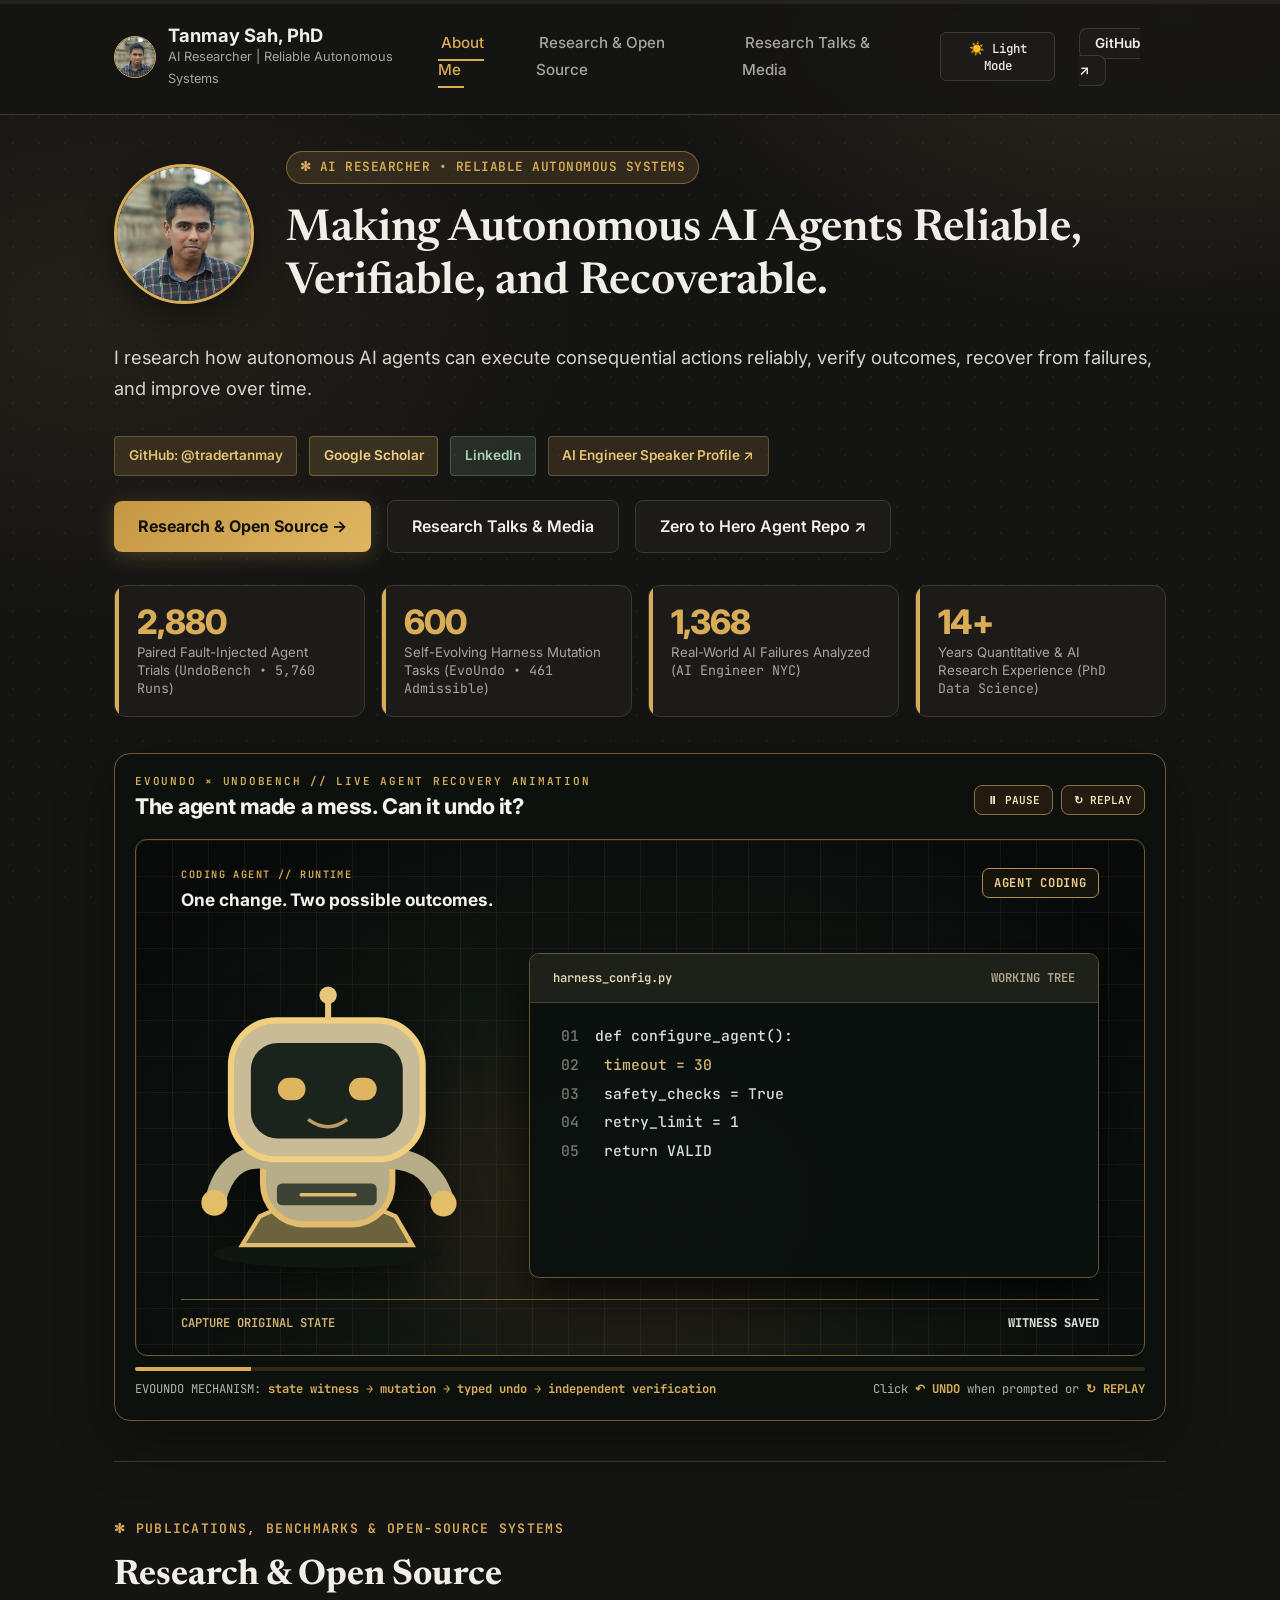
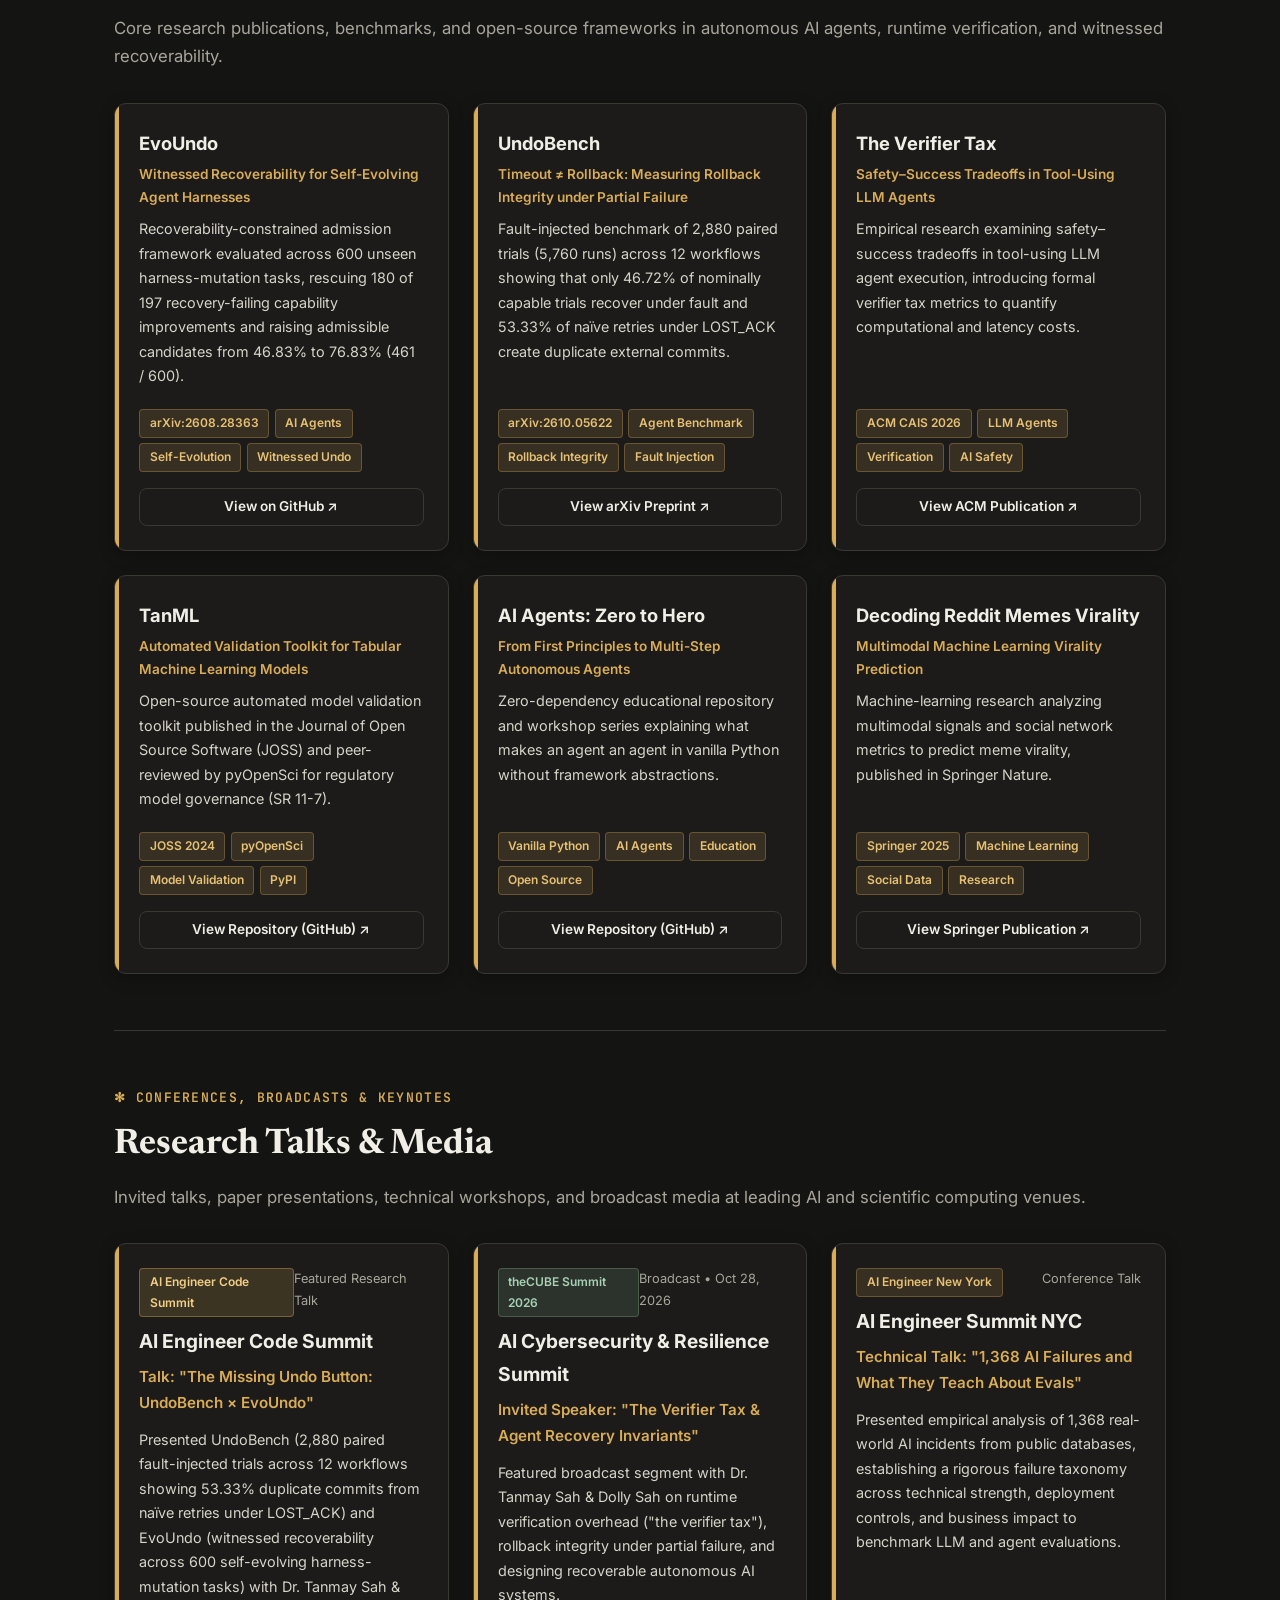
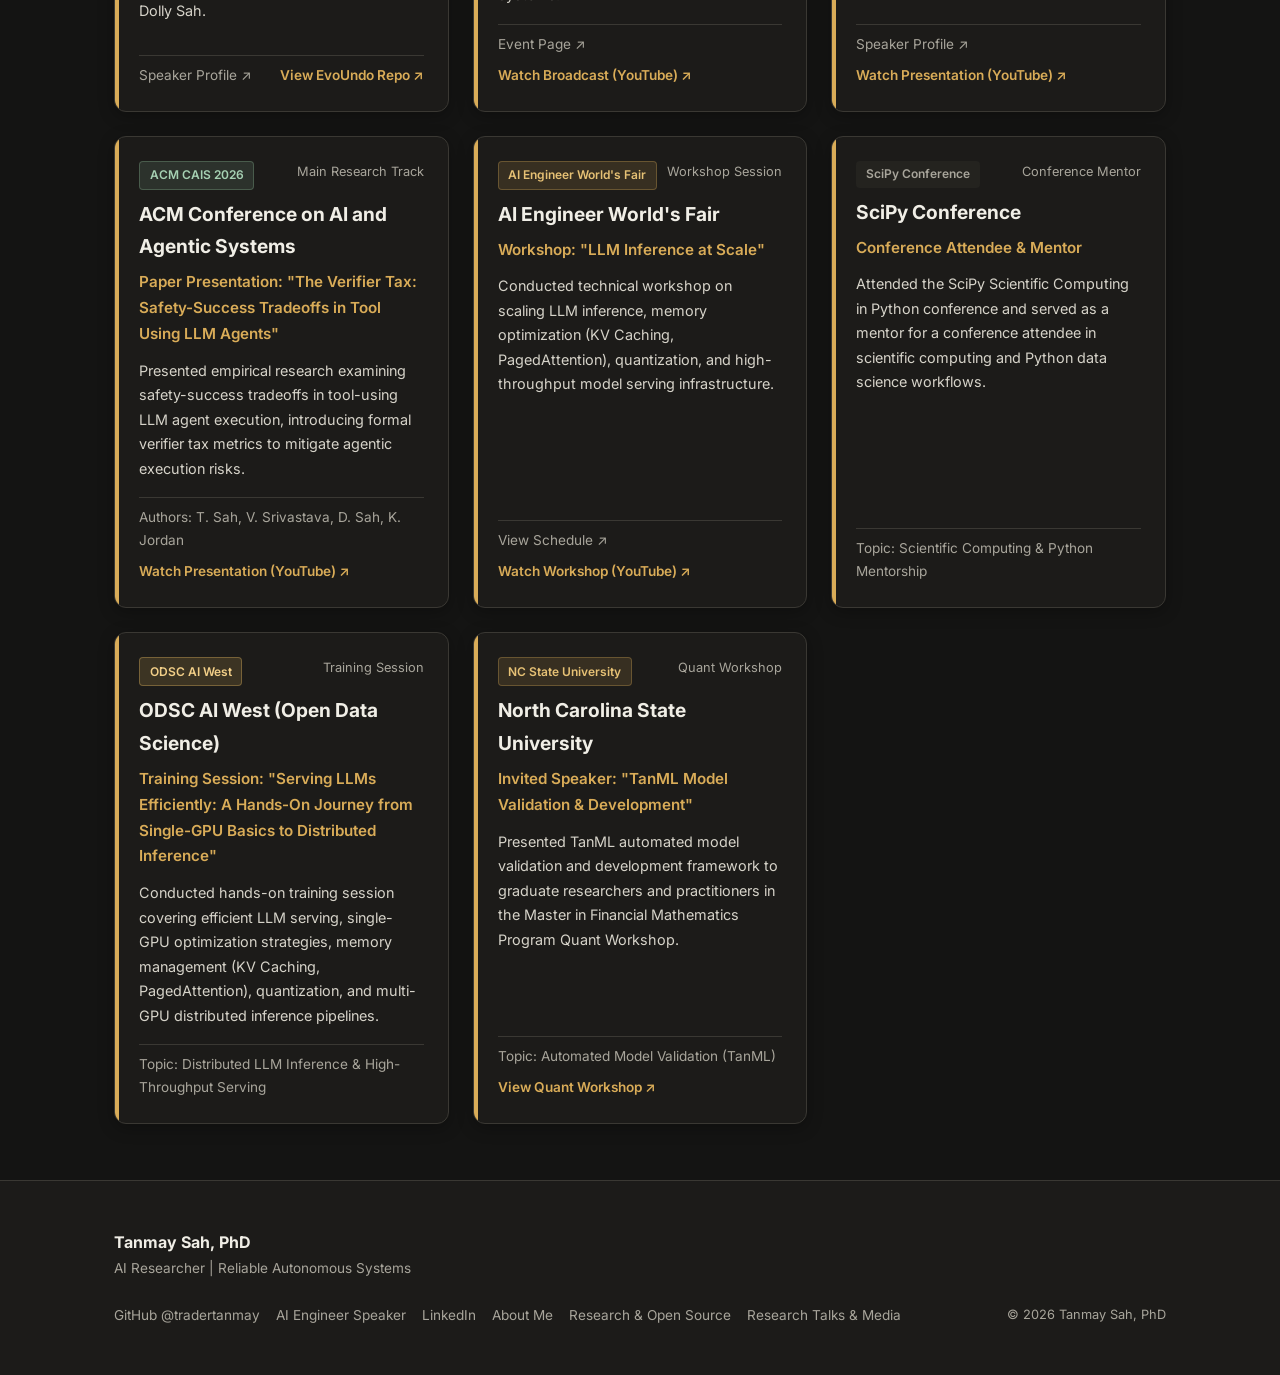
<file: index.html>
<!DOCTYPE html>
<html lang="en">
<head>
  <meta charset="UTF-8">
  <meta name="viewport" content="width=device-width, initial-scale=1.0">
  <title>Tanmay Sah, PhD | AI Researcher | Reliable Autonomous Systems</title>
  <meta name="description" content="Personal research portfolio of Dr. Tanmay Sah — AI Researcher specializing in reliable autonomous systems, verification, recoverability, and self-evolving AI agents.">
  
  <!-- CSS Stylesheets -->
  <link rel="stylesheet" href="css/style.css">
</head>
<body class="font-md theme-gold">

  <!-- Reading Progress Bar -->
  <div id="reading-progress-container">
    <div id="reading-progress-bar"></div>
  </div>

  <!-- Header Navigation -->
  <header>
    <div class="container nav-wrapper">
      <a href="#" class="brand">
        <img src="img/profile.jpg" alt="Tanmay Sah, PhD" class="brand-avatar" style="object-fit: cover; border: 1.5px solid var(--accent-primary);">
        <div class="brand-info">
          <h1>Tanmay Sah, PhD</h1>
          <p>AI Researcher | Reliable Autonomous Systems</p>
        </div>
      </a>

      <ul class="nav-links" id="nav-menu">
        <li><a href="#about" class="nav-link active">About Me</a></li>
        <li><a href="#research" class="nav-link">Research &amp; Open Source</a></li>
        <li><a href="#conferences" class="nav-link">Research Talks &amp; Media</a></li>
        <li><button type="button" id="theme-toggle-btn" class="btn-icon" onclick="toggleSiteTheme()" style="font-family: var(--font-mono); font-size: 0.78rem;">☀️ Light Mode</button></li>
        <li><a href="https://github.com/tradertanmay" target="_blank" class="btn-secondary" style="padding: 0.4rem 0.9rem; font-size: 0.85rem;">GitHub ↗</a></li>
      </ul>
    </div>
  </header>

  <main class="container">
    
    <!-- 1. ABOUT ME SECTION -->
    <section class="hero" id="about" style="padding-top: 2.25rem;">
      <div style="display: flex; gap: 2rem; align-items: center; flex-wrap: wrap; margin-bottom: 1.5rem;">
        <img src="img/profile.jpg" alt="Dr. Tanmay Sah, PhD" style="width: 140px; height: 140px; border-radius: 50%; object-fit: cover; border: 3px solid var(--accent-primary); box-shadow: var(--shadow-md);">
        <div style="flex: 1; min-width: 280px;">
          <div class="hero-tag">✻ AI Researcher &bull; Reliable Autonomous Systems</div>
          <h2 class="hero-title" style="margin-bottom: 0.5rem;">Making Autonomous AI Agents Reliable, Verifiable, and Recoverable.</h2>
        </div>
      </div>

      <p class="hero-description">
        I research how autonomous AI agents can execute consequential actions reliably, verify outcomes, recover from failures, and improve over time.
      </p>

      <!-- Academic & Social Badges -->
      <div style="display: flex; gap: 0.75rem; flex-wrap: wrap; margin-bottom: 1.5rem;">
        <a href="https://github.com/tradertanmay" target="_blank" class="badge badge-primary" style="text-decoration: none; padding: 0.45rem 0.85rem; font-size: 0.85rem;">GitHub: @tradertanmay</a>
        <a href="https://scholar.google.com/citations?hl=en&user=zKhoa-QAAAAJ" target="_blank" class="badge badge-warning" style="text-decoration: none; padding: 0.45rem 0.85rem; font-size: 0.85rem;">Google Scholar</a>
        <a href="https://www.linkedin.com/in/tanmay-sah/" target="_blank" class="badge badge-success" style="text-decoration: none; padding: 0.45rem 0.85rem; font-size: 0.85rem;">LinkedIn</a>
        <a href="https://ai.engineer/speakers/tanmay-sah" target="_blank" class="badge badge-primary" style="text-decoration: none; padding: 0.45rem 0.85rem; font-size: 0.85rem;">AI Engineer Speaker Profile ↗</a>
      </div>

      <div class="hero-actions">
        <a href="#research" class="btn-primary">Research &amp; Open Source →</a>
        <a href="#conferences" class="btn-secondary">Research Talks &amp; Media</a>
        <a href="https://github.com/tradertanmay/ai-agents-zero-to-hero" target="_blank" class="btn-secondary">Zero to Hero Agent Repo ↗</a>
      </div>

      <!-- Animated Research Metrics Strip -->
      <div class="stats-strip">
        <div class="stat-box reveal-item">
          <div class="stat-num" data-count="2880" data-sep="true">2,880</div>
          <div class="stat-lbl">Paired Fault-Injected Agent Trials (<span style="font-family:var(--font-mono)">UndoBench &bull; 5,760 Runs</span>)</div>
        </div>
        <div class="stat-box reveal-item">
          <div class="stat-num" data-count="600">600</div>
          <div class="stat-lbl">Self-Evolving Harness Mutation Tasks (<span style="font-family:var(--font-mono)">EvoUndo &bull; 461 Admissible</span>)</div>
        </div>
        <div class="stat-box reveal-item">
          <div class="stat-num" data-count="1368" data-sep="true">1,368</div>
          <div class="stat-lbl">Real-World AI Failures Analyzed (<span style="font-family:var(--font-mono)">AI Engineer NYC</span>)</div>
        </div>
        <div class="stat-box reveal-item">
          <div class="stat-num" data-count="14" data-suf="+">14+</div>
          <div class="stat-lbl">Years Quantitative &amp; AI Research Experience (<span style="font-family:var(--font-mono)">PhD Data Science</span>)</div>
        </div>
      </div>

      <!-- Native Live Agent Recovery Animation (No Slide Deck) -->
      <div class="evo-showcase reveal-item" id="live-agent-animation">
        <div class="evo-top">
          <div>
            <div class="evo-eyebrow">EVOUNDO &times; UNDOBENCH // LIVE AGENT RECOVERY ANIMATION</div>
            <div class="evo-title">The agent made a mess. Can it undo it?</div>
          </div>
          <div class="evo-controls">
            <button id="evo-motion" type="button">⏸ PAUSE</button>
            <button id="evo-replay" type="button">↻ REPLAY</button>
          </div>
        </div>

        <div class="evo-scene" id="evo-scene">
          <div class="evo-graticule"></div>
          <div class="evo-scene-title">
            <small>CODING AGENT // RUNTIME</small>
            One change. Two possible outcomes.
          </div>
          <div class="evo-scene-status" id="evo-status">AGENT CODING</div>

          <div class="evo-robot-area">
            <svg class="evo-robot-svg" viewBox="0 0 360 350" xmlns="http://www.w3.org/2000/svg" aria-label="Animated AI coding agent">
              <ellipse cx="180" cy="323" rx="131" ry="16" fill="#101610"></ellipse>
              <path d="M102 280 Q180 242 259 280 L278 313 H82Z" fill="#6b633d" stroke="#e3bd6d" stroke-width="5"></path>
              <rect fill="#b7ad89" height="121" rx="47" stroke="#e3bd6d" stroke-width="7" width="149" x="106" y="168"></rect>
              <g class="evo-arm left">
                <path d="M108 213 Q64 208 51 262" fill="none" stroke="#b7ad89" stroke-linecap="round" stroke-width="24"></path>
                <circle cx="50" cy="264" fill="#e4bd69" r="15"></circle>
              </g>
              <g class="evo-arm right">
                <path d="M252 213 Q302 215 315 265" fill="none" stroke="#b7ad89" stroke-linecap="round" stroke-width="24"></path>
                <circle cx="314" cy="265" fill="#e4bd69" r="15"></circle>
              </g>
              <rect fill="#c9bb96" height="160" rx="52" stroke="#f1cf80" stroke-width="7" width="221" x="69" y="54"></rect>
              <rect fill="#1b241c" height="110" rx="31" width="175" x="92" y="80"></rect>
              <g class="evo-eyes">
                <rect fill="#dfb65f" height="26" rx="13" width="32" x="123" y="120"></rect>
                <rect fill="#dfb65f" height="26" rx="13" width="32" x="205" y="120"></rect>
              </g>
              <g class="evo-bot-expression">
                <path d="M120 139 l34 -20 M205 119 l34 20" stroke="#e3b45d" stroke-width="7"></path>
                <path d="M158 163 Q181 143 204 163" fill="none" stroke="#e3b45d" stroke-width="6"></path>
              </g>
              <path d="M158 168 Q181 185 203 168" fill="none" stroke="#bd9d61" stroke-width="4"></path>
              <path d="M181 54 V31" stroke="#e8c67d" stroke-width="7"></path>
              <circle cx="181" cy="25" fill="#e8c67d" r="10"></circle>
              <rect fill="#3c4335" height="25" rx="6" width="115" x="122" y="242"></rect>
              <rect fill="#e3bd6d" height="4" rx="2" width="66" x="148" y="253"></rect>
            </svg>
          </div>

          <div class="evo-bubble" id="evo-bubble">I NEED AN<br/>UNDO BUTTON!</div>
          <button class="evo-undo-btn" id="evo-undo-now" type="button">↶ UNDO</button>

          <div class="evo-editor">
            <div class="evo-editor-head">
              <span>harness_config.py</span>
              <span id="evo-file-state" style="opacity: 0.75;">WORKING TREE</span>
            </div>
            <div class="evo-code-area">
              <div class="evo-code-layer evo-code-original">
                <div class="evo-code-line"><span class="evo-num">01</span><span class="evo-neutral">def configure_agent():</span></div>
                <div class="evo-code-line"><span class="evo-num">02</span><span class="evo-good">  timeout = 30</span></div>
                <div class="evo-code-line"><span class="evo-num">03</span><span class="evo-neutral">  safety_checks = True</span></div>
                <div class="evo-code-line"><span class="evo-num">04</span><span class="evo-neutral">  retry_limit = 1</span></div>
                <div class="evo-code-line"><span class="evo-num">05</span><span class="evo-neutral">  return VALID</span></div>
              </div>
              <div class="evo-code-layer evo-code-broken">
                <div class="evo-code-line"><span class="evo-num">01</span><span class="evo-neutral">def configure_agent():</span></div>
                <div class="evo-code-line"><span class="evo-num">02</span><span class="evo-bad">  timeout = 0  # changed!</span></div>
                <div class="evo-code-line"><span class="evo-num">03</span><span class="evo-bad">  safety_checks = False</span></div>
                <div class="evo-code-line"><span class="evo-num">04</span><span class="evo-bad">  retry_limit = 999</span></div>
                <div class="evo-code-line"><span class="evo-num">05</span><span class="evo-bad">  return FAILED</span></div>
              </div>
              <div class="evo-code-layer evo-code-fixed" id="evo-fixed">
                <div class="evo-code-line"><span class="evo-num">01</span><span class="evo-neutral">def configure_agent():</span></div>
                <div class="evo-code-line"><span class="evo-num">02</span><span class="evo-good">  timeout = 30  # restored</span></div>
                <div class="evo-code-line"><span class="evo-num">03</span><span class="evo-good">  safety_checks = True</span></div>
                <div class="evo-code-line"><span class="evo-num">04</span><span class="evo-good">  retry_limit = 1</span></div>
                <div class="evo-code-line"><span class="evo-num">05</span><span class="evo-good">  return VALID</span></div>
              </div>
              <div class="evo-scan" id="evo-scan"></div>
            </div>
          </div>

          <div class="evo-terminal">
            <span class="evo-stage-text" id="evo-stage-text">CAPTURE ORIGINAL STATE</span>
            <span class="evo-result-text" id="evo-result-text">WITNESS SAVED</span>
          </div>
        </div>

        <div class="evo-progress"><div id="evo-progress-bar"></div></div>
        <div class="evo-legend">
          <span>EVOUNDO MECHANISM: <b>state witness → mutation → typed undo → independent verification</b></span>
          <span>Click <b>↶ UNDO</b> when prompted or <b>↻ REPLAY</b></span>
        </div>
      </div>
    </section>

    <!-- 2. RESEARCH & OPEN SOURCE -->
    <section class="section" id="research">
      <div class="section-header">
        <div class="section-kicker">publications, benchmarks &amp; open-source systems</div>
        <h2 class="section-title">Research &amp; Open Source</h2>
        <p class="section-subtitle">Core research publications, benchmarks, and open-source frameworks in autonomous AI agents, runtime verification, and witnessed recoverability.</p>
      </div>

      <div class="grid-2" id="resume-projects-grid"></div>
    </section>

    <!-- 3. RESEARCH TALKS & MEDIA -->
    <section class="section" id="conferences">
      <div class="section-header">
        <div class="section-kicker">conferences, broadcasts &amp; keynotes</div>
        <h2 class="section-title">Research Talks &amp; Media</h2>
        <p class="section-subtitle">Invited talks, paper presentations, technical workshops, and broadcast media at leading AI and scientific computing venues.</p>
      </div>

      <div class="grid-2">
        <!-- AI Engineer Code Summit -->
        <div class="card reveal-item" style="display: flex; flex-direction: column; justify-content: space-between;">
          <div>
            <div style="display: flex; justify-content: space-between; align-items: flex-start; margin-bottom: 0.5rem;">
              <span class="badge badge-warning">AI Engineer Code Summit</span>
              <span style="font-size: 0.8rem; color: var(--text-muted);">Featured Research Talk</span>
            </div>
            <h3 style="font-size: 1.2rem; color: var(--text-ink); margin-bottom: 0.4rem;">AI Engineer Code Summit</h3>
            <p style="font-size: 0.95rem; color: var(--accent-primary); font-weight: 600; margin-bottom: 0.75rem;">Talk: "The Missing Undo Button: UndoBench &times; EvoUndo"</p>
            <p style="font-size: 0.9rem; color: var(--text-body); margin-bottom: 1rem;">
              Presented UndoBench (2,880 paired fault-injected trials across 12 workflows showing 53.33% duplicate commits from naïve retries under LOST_ACK) and EvoUndo (witnessed recoverability across 600 self-evolving harness-mutation tasks) with Dr. Tanmay Sah &amp; Dolly Sah.
            </p>
          </div>
          <div style="font-size: 0.85rem; color: var(--text-muted); border-top: 1px solid var(--border-color); padding-top: 0.5rem; display: flex; justify-content: space-between; align-items: center; flex-wrap: wrap; gap: 0.5rem;">
            <a href="https://ai.engineer/speakers/tanmay-sah" target="_blank" style="color: var(--text-muted); text-decoration: none;">Speaker Profile ↗</a>
            <a href="https://github.com/evoundo/evoundo" target="_blank" style="color: var(--accent-primary); font-weight: 600; text-decoration: none;">View EvoUndo Repo ↗</a>
          </div>
        </div>
        <!-- theCUBE Summit 2026 -->
        <div class="card" style="display: flex; flex-direction: column; justify-content: space-between;">
          <div>
            <div style="display: flex; justify-content: space-between; align-items: flex-start; margin-bottom: 0.5rem;">
              <span class="badge badge-success">theCUBE Summit 2026</span>
              <span style="font-size: 0.8rem; color: var(--text-muted);">Broadcast &bull; Oct 28, 2026</span>
            </div>
            <h3 style="font-size: 1.2rem; color: var(--text-ink); margin-bottom: 0.4rem;">AI Cybersecurity &amp; Resilience Summit</h3>
            <p style="font-size: 0.95rem; color: var(--accent-primary); font-weight: 600; margin-bottom: 0.75rem;">Invited Speaker: "The Verifier Tax &amp; Agent Recovery Invariants"</p>
            <p style="font-size: 0.9rem; color: var(--text-body); margin-bottom: 1rem;">
              Featured broadcast segment with Dr. Tanmay Sah &amp; Dolly Sah on runtime verification overhead ("the verifier tax"), rollback integrity under partial failure, and designing recoverable autonomous AI systems.
            </p>
          </div>
          <div style="font-size: 0.85rem; color: var(--text-muted); border-top: 1px solid var(--border-color); padding-top: 0.5rem; display: flex; justify-content: space-between; align-items: center; flex-wrap: wrap; gap: 0.5rem;">
            <a href="https://www.thecube.net/events/thecube/ai-cybersecurity-and-resilience-summit" target="_blank" style="color: var(--text-muted); text-decoration: none;">Event Page ↗</a>
            <a href="https://www.youtube.com/watch?v=lpb95x5S2_E" target="_blank" style="color: var(--accent-primary); font-weight: 600; text-decoration: none;">Watch Broadcast (YouTube) ↗</a>
          </div>
        </div>

        <!-- AI Engineer New York -->
        <div class="card" style="display: flex; flex-direction: column; justify-content: space-between;">
          <div>
            <div style="display: flex; justify-content: space-between; align-items: flex-start; margin-bottom: 0.5rem;">
              <span class="badge badge-primary">AI Engineer New York</span>
              <span style="font-size: 0.8rem; color: var(--text-muted);">Conference Talk</span>
            </div>
            <h3 style="font-size: 1.2rem; color: var(--text-ink); margin-bottom: 0.4rem;">AI Engineer Summit NYC</h3>
            <p style="font-size: 0.95rem; color: var(--accent-primary); font-weight: 600; margin-bottom: 0.75rem;">Technical Talk: "1,368 AI Failures and What They Teach About Evals"</p>
            <p style="font-size: 0.9rem; color: var(--text-body); margin-bottom: 1rem;">
              Presented empirical analysis of 1,368 real-world AI incidents from public databases, establishing a rigorous failure taxonomy across technical strength, deployment controls, and business impact to benchmark LLM and agent evaluations.
            </p>
          </div>
          <div style="font-size: 0.85rem; color: var(--text-muted); border-top: 1px solid var(--border-color); padding-top: 0.5rem; display: flex; justify-content: space-between; align-items: center; flex-wrap: wrap; gap: 0.5rem;">
            <a href="https://ai.engineer/speakers/tanmay-sah" target="_blank" style="color: var(--text-muted); text-decoration: none;">Speaker Profile ↗</a>
            <a href="https://www.youtube.com/watch?v=mMw3arwQsL0" target="_blank" style="color: var(--accent-primary); font-weight: 600; text-decoration: none;">Watch Presentation (YouTube) ↗</a>
          </div>
        </div>

        <!-- ACM CAIS 2026 -->
        <div class="card" style="display: flex; flex-direction: column; justify-content: space-between;">
          <div>
            <div style="display: flex; justify-content: space-between; align-items: flex-start; margin-bottom: 0.5rem;">
              <span class="badge badge-success">ACM CAIS 2026</span>
              <span style="font-size: 0.8rem; color: var(--text-muted);">Main Research Track</span>
            </div>
            <h3 style="font-size: 1.2rem; color: var(--text-ink); margin-bottom: 0.4rem;">ACM Conference on AI and Agentic Systems</h3>
            <p style="font-size: 0.95rem; color: var(--accent-primary); font-weight: 600; margin-bottom: 0.75rem;">Paper Presentation: "The Verifier Tax: Safety-Success Tradeoffs in Tool Using LLM Agents"</p>
            <p style="font-size: 0.9rem; color: var(--text-body); margin-bottom: 1rem;">
              Presented empirical research examining safety-success tradeoffs in tool-using LLM agent execution, introducing formal verifier tax metrics to mitigate agentic execution risks.
            </p>
          </div>
          <div style="font-size: 0.85rem; color: var(--text-muted); border-top: 1px solid var(--border-color); padding-top: 0.5rem; display: flex; justify-content: space-between; align-items: center; flex-wrap: wrap; gap: 0.5rem;">
            <span>Authors: T. Sah, V. Srivastava, D. Sah, K. Jordan</span>
            <a href="https://www.youtube.com/watch?v=Mr5lr1MBDSM&t=310s" target="_blank" style="color: var(--accent-primary); font-weight: 600; text-decoration: none;">Watch Presentation (YouTube) ↗</a>
          </div>
        </div>

        <!-- AI Engineer World's Fair -->
        <div class="card" style="display: flex; flex-direction: column; justify-content: space-between;">
          <div>
            <div style="display: flex; justify-content: space-between; align-items: flex-start; margin-bottom: 0.5rem;">
              <span class="badge badge-primary">AI Engineer World's Fair</span>
              <span style="font-size: 0.8rem; color: var(--text-muted);">Workshop Session</span>
            </div>
            <h3 style="font-size: 1.2rem; color: var(--text-ink); margin-bottom: 0.4rem;">AI Engineer World's Fair</h3>
            <p style="font-size: 0.95rem; color: var(--accent-primary); font-weight: 600; margin-bottom: 0.75rem;">Workshop: "LLM Inference at Scale"</p>
            <p style="font-size: 0.9rem; color: var(--text-body); margin-bottom: 1rem;">
              Conducted technical workshop on scaling LLM inference, memory optimization (KV Caching, PagedAttention), quantization, and high-throughput model serving infrastructure.
            </p>
          </div>
          <div style="font-size: 0.85rem; color: var(--text-muted); border-top: 1px solid var(--border-color); padding-top: 0.5rem; display: flex; justify-content: space-between; align-items: center; flex-wrap: wrap; gap: 0.5rem;">
            <a href="https://www.ai.engineer/worldsfair/schedule?view=canvas&session=asn_slot_2026_06_29_workshop_track_03_1210_2026_06_15t12_20_19_746z" target="_blank" style="color: var(--text-muted); text-decoration: none;">View Schedule ↗</a>
            <a href="https://www.youtube.com/watch?v=y2W4FNAuPEA" target="_blank" style="color: var(--accent-primary); font-weight: 600; text-decoration: none;">Watch Workshop (YouTube) ↗</a>
          </div>
        </div>

        <div class="card" style="display: flex; flex-direction: column; justify-content: space-between;">
          <div>
            <div style="display: flex; justify-content: space-between; align-items: flex-start; margin-bottom: 0.5rem;">
              <span class="badge">SciPy Conference</span>
              <span style="font-size: 0.8rem; color: var(--text-muted);">Conference Mentor</span>
            </div>
            <h3 style="font-size: 1.2rem; color: var(--text-ink); margin-bottom: 0.4rem;">SciPy Conference</h3>
            <p style="font-size: 0.95rem; color: var(--accent-primary); font-weight: 600; margin-bottom: 0.75rem;">Conference Attendee & Mentor</p>
            <p style="font-size: 0.9rem; color: var(--text-body); margin-bottom: 1rem;">
              Attended the SciPy Scientific Computing in Python conference and served as a mentor for a conference attendee in scientific computing and Python data science workflows.
            </p>
          </div>
          <div style="font-size: 0.85rem; color: var(--text-muted); border-top: 1px solid var(--border-color); padding-top: 0.5rem;">
            Topic: Scientific Computing & Python Mentorship
          </div>
        </div>

        <div class="card" style="display: flex; flex-direction: column; justify-content: space-between;">
          <div>
            <div style="display: flex; justify-content: space-between; align-items: flex-start; margin-bottom: 0.5rem;">
              <span class="badge badge-warning">ODSC AI West</span>
              <span style="font-size: 0.8rem; color: var(--text-muted);">Training Session</span>
            </div>
            <h3 style="font-size: 1.2rem; color: var(--text-ink); margin-bottom: 0.4rem;">ODSC AI West (Open Data Science)</h3>
            <p style="font-size: 0.95rem; color: var(--accent-primary); font-weight: 600; margin-bottom: 0.75rem;">Training Session: "Serving LLMs Efficiently: A Hands-On Journey from Single-GPU Basics to Distributed Inference"</p>
            <p style="font-size: 0.9rem; color: var(--text-body); margin-bottom: 1rem;">
              Conducted hands-on training session covering efficient LLM serving, single-GPU optimization strategies, memory management (KV Caching, PagedAttention), quantization, and multi-GPU distributed inference pipelines.
            </p>
          </div>
          <div style="font-size: 0.85rem; color: var(--text-muted); border-top: 1px solid var(--border-color); padding-top: 0.5rem;">
            Topic: Distributed LLM Inference & High-Throughput Serving
          </div>
        </div>

        <div class="card" style="display: flex; flex-direction: column; justify-content: space-between;">
          <div>
            <div style="display: flex; justify-content: space-between; align-items: flex-start; margin-bottom: 0.5rem;">
              <span class="badge badge-primary">NC State University</span>
              <span style="font-size: 0.8rem; color: var(--text-muted);">Quant Workshop</span>
            </div>
            <h3 style="font-size: 1.2rem; color: var(--text-ink); margin-bottom: 0.4rem;">North Carolina State University</h3>
            <p style="font-size: 0.95rem; color: var(--accent-primary); font-weight: 600; margin-bottom: 0.75rem;">Invited Speaker: "TanML Model Validation & Development"</p>
            <p style="font-size: 0.9rem; color: var(--text-body); margin-bottom: 1rem;">
              Presented TanML automated model validation and development framework to graduate researchers and practitioners in the Master in Financial Mathematics Program Quant Workshop.
            </p>
          </div>
          <div style="font-size: 0.85rem; color: var(--text-muted); border-top: 1px solid var(--border-color); padding-top: 0.5rem; display: flex; justify-content: space-between; align-items: center; flex-wrap: wrap; gap: 0.5rem;">
            <span>Topic: Automated Model Validation (TanML)</span>
            <a href="https://financialmath.sciences.ncsu.edu/quantworkshop/" target="_blank" style="color: var(--accent-primary); font-weight: 600; text-decoration: none;">View Quant Workshop ↗</a>
          </div>
        </div>
      </div>
    </section>

  </main>

  <!-- Footer -->
  <footer>
    <div class="container footer-content">
      <div>
        <h4 style="font-size: 1rem; color: var(--text-ink); font-weight: 700;">Tanmay Sah, PhD</h4>
        <p style="font-size: 0.85rem; color: var(--text-muted);">AI Researcher | Reliable Autonomous Systems</p>
      </div>

      <div style="display: flex; gap: 1rem; font-size: 0.85rem; flex-wrap: wrap;">
        <a href="https://github.com/tradertanmay" target="_blank" style="color: var(--text-muted); text-decoration: none;">GitHub @tradertanmay</a>
        <a href="https://ai.engineer/speakers/tanmay-sah" target="_blank" style="color: var(--text-muted); text-decoration: none;">AI Engineer Speaker</a>
        <a href="https://www.linkedin.com/in/tanmay-sah/" target="_blank" style="color: var(--text-muted); text-decoration: none;">LinkedIn</a>
        <a href="#about" style="color: var(--text-muted); text-decoration: none;">About Me</a>
        <a href="#research" style="color: var(--text-muted); text-decoration: none;">Research &amp; Open Source</a>
        <a href="#conferences" style="color: var(--text-muted); text-decoration: none;">Research Talks &amp; Media</a>
      </div>

      <div style="font-size: 0.8rem; color: var(--text-muted);">
        © 2026 Tanmay Sah, PhD
      </div>
    </div>
  </footer>

  <!-- JS Scripts -->
  <script src="js/resume-data.js"></script>
  <script src="js/app.js"></script>
</body>
</html>
</file>
<file: css/style.css>
/* ==========================================================================
   READER-FIRST COMFORT LIGHT THEME DESIGN SYSTEM
   ========================================================================== */

@import url('https://fonts.googleapis.com/css2?family=Inter:wght@400;500;600;700&family=Newsreader:ital,opsz,wght@0,6..72,400;0,6..72,600;1,6..72,400&family=JetBrains+Mono:wght@400;500&display=swap');

:root {
  /* Color Palette - Reader First Paper & Ink */
  --bg-paper: #FAF9F6;
  --bg-card: #FFFFFF;
  --bg-subtle: #F1F0EA;
  --bg-hover: #EBE8DF;
  
  --text-ink: #1E293B;
  --text-body: #334155;
  --text-muted: #64748B;
  --text-light: #94A3B8;
  
  --accent-primary: #2563EB;
  --accent-primary-hover: #1D4ED8;
  --accent-secondary: #0D9488;
  --accent-warm: #D97706;
  --accent-highlight: #FEF08A;
  
  --border-color: #E2E8F0;
  --border-dark: #CBD5E1;
  
  --shadow-sm: 0 1px 3px rgba(0, 0, 0, 0.05);
  --shadow-md: 0 4px 12px rgba(0, 0, 0, 0.06);
  --shadow-lg: 0 10px 25px rgba(0, 0, 0, 0.08);
  
  --font-serif: 'Newsreader', Georgia, serif;
  --font-sans: 'Inter', -apple-system, BlinkMacSystemFont, sans-serif;
  --font-mono: 'JetBrains Mono', monospace;

  --reading-measure: 720px;
  --font-scale: 1;
}

/* Font Size Modifiers for Reader Comfort */
body.font-sm { --font-scale: 0.9; }
body.font-md { --font-scale: 1; }
body.font-lg { --font-scale: 1.15; }
body.font-xl { --font-scale: 1.3; }

/* Reset & Base Styles */
*, *::before, *::after {
  box-sizing: border-box;
  margin: 0;
  padding: 0;
}

html {
  scroll-behavior: smooth;
  font-size: calc(16px * var(--font-scale));
}

body {
  background-color: var(--bg-paper);
  color: var(--text-body);
  font-family: var(--font-sans);
  line-height: 1.7;
  -webkit-font-smoothing: antialiased;
  -moz-osx-font-smoothing: grayscale;
  transition: background-color 0.3s ease, font-size 0.2s ease;
}

/* Reading Progress Bar */
#reading-progress-container {
  position: fixed;
  top: 0;
  left: 0;
  width: 100%;
  height: 4px;
  background: var(--bg-subtle);
  z-index: 1000;
}

#reading-progress-bar {
  height: 100%;
  width: 0%;
  background: linear-gradient(90deg, var(--accent-primary), var(--accent-secondary));
  transition: width 0.1s linear;
}

/* Container */
.container {
  max-width: 1100px;
  margin: 0 auto;
  padding: 0 1.5rem;
}

.reading-container {
  max-width: var(--reading-measure);
  margin: 0 auto;
}

/* Reader Control Bar */
.reader-toolbar {
  position: sticky;
  top: 4px;
  background: rgba(250, 249, 246, 0.92);
  backdrop-filter: blur(8px);
  border-bottom: 1px solid var(--border-color);
  padding: 0.75rem 0;
  z-index: 900;
  display: flex;
  justify-content: space-between;
  align-items: center;
}

.reader-controls {
  display: flex;
  align-items: center;
  gap: 0.5rem;
}

.btn-icon {
  background: var(--bg-card);
  border: 1px solid var(--border-color);
  color: var(--text-ink);
  padding: 0.4rem 0.75rem;
  border-radius: 6px;
  font-size: 0.85rem;
  font-weight: 500;
  cursor: pointer;
  display: inline-flex;
  align-items: center;
  gap: 0.4rem;
  transition: all 0.2s ease;
}

.btn-icon:hover {
  background: var(--bg-hover);
  border-color: var(--border-dark);
}

.btn-icon.active {
  background: var(--text-ink);
  color: var(--bg-card);
  border-color: var(--text-ink);
}

/* Header & Nav */
header {
  padding: 1.5rem 0;
  border-bottom: 1px solid var(--border-color);
}

.nav-wrapper {
  display: flex;
  justify-content: space-between;
  align-items: center;
}

.brand {
  display: flex;
  align-items: center;
  gap: 0.75rem;
  text-decoration: none;
  color: var(--text-ink);
}

.brand-avatar {
  width: 42px;
  height: 42px;
  border-radius: 50%;
  background: linear-gradient(135deg, var(--accent-primary), var(--accent-secondary));
  color: white;
  display: flex;
  align-items: center;
  justify-content: center;
  font-weight: 700;
  font-size: 1.1rem;
}

.brand-info h1 {
  font-family: var(--font-sans);
  font-size: 1.15rem;
  font-weight: 700;
  line-height: 1.2;
}

.brand-info p {
  font-size: 0.8rem;
  color: var(--text-muted);
}

.nav-links {
  display: flex;
  list-style: none;
  gap: 1.5rem;
  align-items: center;
}

.nav-link {
  text-decoration: none;
  color: var(--text-muted);
  font-weight: 500;
  font-size: 0.95rem;
  transition: color 0.2s ease;
  padding: 0.4rem 0.2rem;
  border-bottom: 2px solid transparent;
}

.nav-link:hover, .nav-link.active {
  color: var(--accent-primary);
  border-bottom-color: var(--accent-primary);
}

/* GitHub Star Pill Button */
.github-star-pill {
  display: inline-flex;
  align-items: center;
  gap: 0.5rem;
  background: #24292F;
  color: white;
  text-decoration: none;
  padding: 0.45rem 0.9rem;
  border-radius: 20px;
  font-size: 0.85rem;
  font-weight: 600;
  transition: transform 0.2s ease, box-shadow 0.2s ease;
}

.github-star-pill:hover {
  transform: translateY(-1px);
  box-shadow: var(--shadow-md);
}

.github-star-count {
  background: rgba(255, 255, 255, 0.2);
  padding: 0.15rem 0.45rem;
  border-radius: 10px;
  font-size: 0.75rem;
}

/* Hero Section */
.hero {
  padding: 3.5rem 0 2.5rem;
}

.hero-tag {
  display: inline-block;
  background: #EFF6FF;
  color: var(--accent-primary);
  border: 1px solid #BFDBFE;
  padding: 0.3rem 0.8rem;
  border-radius: 20px;
  font-size: 0.8rem;
  font-weight: 600;
  margin-bottom: 1.25rem;
  text-transform: uppercase;
  letter-spacing: 0.5px;
}

.hero-title {
  font-family: var(--font-serif);
  font-size: 2.75rem;
  font-weight: 600;
  color: var(--text-ink);
  line-height: 1.2;
  margin-bottom: 1.25rem;
}

.hero-description {
  font-size: 1.15rem;
  color: var(--text-body);
  margin-bottom: 2rem;
  max-width: 100%;
}

.hero-actions {
  display: flex;
  gap: 1rem;
  flex-wrap: wrap;
  align-items: center;
}

.btn-primary {
  background: var(--accent-primary);
  color: white;
  text-decoration: none;
  padding: 0.75rem 1.5rem;
  border-radius: 8px;
  font-weight: 600;
  border: none;
  cursor: pointer;
  transition: background-color 0.2s ease;
}

.btn-primary:hover {
  background: var(--accent-primary-hover);
}

.btn-secondary {
  background: var(--bg-card);
  color: var(--text-ink);
  text-decoration: none;
  padding: 0.75rem 1.5rem;
  border-radius: 8px;
  font-weight: 600;
  border: 1px solid var(--border-color);
  cursor: pointer;
  transition: all 0.2s ease;
}

.btn-secondary:hover {
  background: var(--bg-hover);
}

/* Sections */
.section {
  padding: 3.5rem 0;
  border-top: 1px solid var(--border-color);
}

.section-header {
  margin-bottom: 2rem;
}

.section-title {
  font-family: var(--font-serif);
  font-size: 2.2rem;
  color: var(--text-ink);
  margin-bottom: 0.5rem;
}

.section-subtitle {
  color: var(--text-muted);
  font-size: 1.05rem;
}

/* Cards & Grid */
.grid-2 {
  display: grid;
  grid-template-columns: repeat(auto-fit, minmax(320px, 1fr));
  gap: 1.5rem;
}

.grid-3 {
  display: grid;
  grid-template-columns: repeat(auto-fit, minmax(280px, 1fr));
  gap: 1.5rem;
}

.card {
  background: var(--bg-card);
  border: 1px solid var(--border-color);
  border-radius: 12px;
  padding: 1.5rem;
  box-shadow: var(--shadow-sm);
  transition: transform 0.2s ease, box-shadow 0.2s ease;
}

.card:hover {
  transform: translateY(-2px);
  box-shadow: var(--shadow-md);
}

/* Badge Tags */
.badge {
  display: inline-block;
  padding: 0.2rem 0.6rem;
  border-radius: 4px;
  font-size: 0.75rem;
  font-weight: 600;
  background: var(--bg-subtle);
  color: var(--text-muted);
}

.badge-primary {
  background: #EFF6FF;
  color: var(--accent-primary);
}

.badge-success {
  background: #F0FDF4;
  color: var(--accent-secondary);
}

.badge-warning {
  background: #FFFBEB;
  color: var(--accent-warm);
}

/* Interactive 5-Star Rating Widget */
.rating-widget {
  display: flex;
  align-items: center;
  gap: 0.75rem;
  padding: 0.75rem 1rem;
  background: var(--bg-subtle);
  border-radius: 8px;
  margin-top: 1rem;
  border: 1px solid var(--border-color);
}

.rating-stars {
  display: flex;
  gap: 0.25rem;
}

.star-btn {
  background: none;
  border: none;
  font-size: 1.25rem;
  cursor: pointer;
  color: #CBD5E1;
  transition: color 0.15s ease, transform 0.15s ease;
}

.star-btn.active, .star-btn:hover {
  color: #F59E0B;
  transform: scale(1.2);
}

.rating-text {
  font-size: 0.85rem;
  color: var(--text-muted);
  font-weight: 500;
}

/* Modal Reader */
.modal-overlay {
  position: fixed;
  top: 0;
  left: 0;
  width: 100%;
  height: 100%;
  background: rgba(15, 23, 42, 0.6);
  backdrop-filter: blur(4px);
  z-index: 2000;
  display: none;
  align-items: center;
  justify-content: center;
  padding: 1.5rem;
}

.modal-overlay.active {
  display: flex;
}

.modal-card {
  background: var(--bg-paper);
  width: 100%;
  max-width: 800px;
  max-height: 90vh;
  border-radius: 16px;
  border: 1px solid var(--border-color);
  box-shadow: var(--shadow-lg);
  overflow-y: auto;
  position: relative;
  padding: 2.5rem;
}

.modal-close {
  position: absolute;
  top: 1.25rem;
  right: 1.25rem;
  background: var(--bg-card);
  border: 1px solid var(--border-color);
  border-radius: 50%;
  width: 36px;
  height: 36px;
  display: flex;
  align-items: center;
  justify-content: center;
  cursor: pointer;
  font-size: 1.1rem;
  color: var(--text-muted);
  transition: all 0.2s ease;
}

.modal-close:hover {
  background: var(--text-ink);
  color: white;
}

/* Reader Mode overrides */
body.reader-mode header,
body.reader-mode .hero,
body.reader-mode footer,
body.reader-mode .non-reader-element {
  display: none !important;
}

body.reader-mode .section {
  border-top: none;
  padding: 1rem 0;
}

/* Footer */
footer {
  padding: 3rem 0;
  border-top: 1px solid var(--border-color);
  background: var(--bg-card);
}

.footer-content {
  display: flex;
  justify-content: space-between;
  align-items: center;
  flex-wrap: wrap;
  gap: 1.5rem;
}

/* Responsive */
@media (max-width: 768px) {
  .hero-title { font-size: 2rem; }
  .nav-links { display: none; }
}

/* ==========================================================================
   OBSIDIAN & WARM GOLD ANIMATION THEME + LIVE AGENT SCENE
   ========================================================================== */

body.theme-gold {
  --bg-paper: #141413;
  --bg-card: #1c1b19;
  --bg-subtle: #24231f;
  --bg-hover: #2f2c25;

  --text-ink: #f0eee6;
  --text-body: #d6d3c9;
  --text-muted: #a8a59b;
  --text-light: #6f6c64;

  --accent-primary: #D9AC58;
  --accent-primary-hover: #ecc371;
  --accent-secondary: #8ab898;
  --accent-warm: #e5b85e;

  --border-color: #3a3833;
  --border-dark: #715833;

  --shadow-sm: 0 4px 16px rgba(0, 0, 0, 0.28);
  --shadow-md: 0 12px 32px rgba(0, 0, 0, 0.38);
  --shadow-lg: 0 22px 54px rgba(0, 0, 0, 0.5);

  background-color: #141413;
  background-image:
    radial-gradient(900px 520px at 92% 0%, rgba(217, 172, 88, 0.14), transparent 62%),
    radial-gradient(750px 480px at 8% 35%, rgba(217, 172, 88, 0.08), transparent 65%),
    radial-gradient(rgba(255, 255, 255, 0.045) 1px, transparent 1.2px);
  background-size: 100% 100%, 100% 100%, 26px 26px;
  background-attachment: fixed;
}

body.theme-gold header {
  background: rgba(20, 20, 19, 0.85);
  backdrop-filter: blur(12px);
  position: sticky;
  top: 0;
  z-index: 950;
}

body.theme-gold .hero-tag {
  background: rgba(217, 172, 88, 0.14);
  color: #D9AC58;
  border-color: rgba(217, 172, 88, 0.45);
  font-family: var(--font-mono);
}

body.theme-gold .btn-primary {
  background: linear-gradient(135deg, #c69743, #e0b663);
  color: #14120d;
  font-weight: 700;
  box-shadow: 0 4px 20px rgba(217, 172, 88, 0.25);
}

body.theme-gold .btn-primary:hover {
  background: linear-gradient(135deg, #d7a852, #edd64);
  transform: translateY(-1px);
}

body.theme-gold .badge-primary {
  background: rgba(217, 172, 88, 0.14);
  color: #e6c175;
  border: 1px solid rgba(217, 172, 88, 0.3);
}

body.theme-gold .badge-success {
  background: rgba(138, 184, 152, 0.15);
  color: #a6d1b3;
  border: 1px solid rgba(138, 184, 152, 0.3);
}

body.theme-gold .badge-warning {
  background: rgba(229, 184, 94, 0.16);
  color: #f2cf88;
  border: 1px solid rgba(229, 184, 94, 0.35);
}

.card {
  position: relative;
  overflow: hidden;
  transition: transform 0.3s cubic-bezier(0.2, 0.8, 0.2, 1), box-shadow 0.3s ease, border-color 0.3s ease;
}

body.theme-gold .card::before {
  content: "";
  position: absolute;
  left: 0;
  top: 0;
  bottom: 0;
  width: 4px;
  background: var(--accent-primary);
}

.card:hover {
  transform: translateY(-4px);
  border-color: var(--accent-primary);
}

/* Staggered Scroll-Reveal Animation */
.reveal-item {
  opacity: 0;
  transform: translateY(22px);
  transition: opacity 0.7s cubic-bezier(0.2, 0.8, 0.2, 1), transform 0.7s cubic-bezier(0.2, 0.8, 0.2, 1);
  transition-delay: var(--reveal-delay, 0ms);
}

.reveal-item.is-visible {
  opacity: 1;
  transform: translateY(0);
}

/* Section Kicker like the Animation Deck */
.section-kicker {
  font-family: var(--font-mono);
  font-size: 0.82rem;
  color: var(--accent-primary);
  letter-spacing: 0.1em;
  text-transform: uppercase;
  margin-bottom: 0.35rem;
  font-weight: 600;
}

.section-kicker::before {
  content: "✻  ";
}

/* Animated Stats Strip */
.stats-strip {
  display: grid;
  grid-template-columns: repeat(auto-fit, minmax(200px, 1fr));
  gap: 1rem;
  margin: 2rem 0 0.5rem;
}

.stat-box {
  background: var(--bg-card);
  border: 1px solid var(--border-color);
  border-radius: 12px;
  padding: 1.15rem 1.35rem;
  position: relative;
  overflow: hidden;
}

.stat-box::before {
  content: "";
  position: absolute;
  left: 0;
  top: 0;
  bottom: 0;
  width: 4px;
  background: var(--accent-primary);
}

.stat-num {
  font-family: var(--font-sans);
  font-size: 2.1rem;
  font-weight: 800;
  color: var(--accent-primary);
  letter-spacing: -0.03em;
  line-height: 1.05;
}

.stat-lbl {
  font-size: 0.83rem;
  color: var(--text-muted);
  margin-top: 0.3rem;
  line-height: 1.35;
}

/* Native Animated AI Agent Recovery Scene */
.evo-showcase {
  margin-top: 2.25rem;
  border-radius: 16px;
  border: 1px solid #715833;
  background: #0c110e;
  padding: 1.25rem;
  box-shadow: 0 20px 55px rgba(0, 0, 0, 0.35);
  color: #F5F2EB;
}

.evo-top {
  display: flex;
  align-items: center;
  justify-content: space-between;
  flex-wrap: wrap;
  gap: 0.75rem;
  margin-bottom: 0.85rem;
}

.evo-eyebrow {
  font: 600 11px var(--font-mono);
  color: #D9AC58;
  letter-spacing: 0.16em;
}

.evo-title {
  font-weight: 750;
  font-size: clamp(1rem, 1.8vw, 1.35rem);
  color: #F5F2EB;
  letter-spacing: -0.02em;
}

.evo-controls {
  display: flex;
  gap: 0.5rem;
}

.evo-controls button {
  border: 1px solid #8a7144;
  background: #241b10;
  color: #f8e6c0;
  font: 600 11px var(--font-mono);
  padding: 7px 12px;
  border-radius: 8px;
  cursor: pointer;
  transition: background 0.2s ease;
}

.evo-controls button:hover {
  background: #49371d;
}

.evo-scene {
  position: relative;
  aspect-ratio: 16 / 8.2;
  min-height: 290px;
  border: 1px solid #715833;
  border-radius: 12px;
  overflow: hidden;
  background: radial-gradient(ellipse at 50% 70%, #2f2618 0%, #101612 45%, #070a09 85%);
}

.evo-graticule {
  position: absolute;
  inset: 0;
  background: linear-gradient(#d9ac5814 1px, transparent 1px), linear-gradient(90deg, #d9ac5814 1px, transparent 1px);
  background-size: 36px 36px;
  pointer-events: none;
}

.evo-scene-title {
  position: absolute;
  top: 5.5%;
  left: 4.5%;
  font-size: clamp(12px, 1.35vw, 19px);
  font-weight: 700;
  color: #F5F2EB;
  z-index: 2;
}

.evo-scene-title small {
  display: block;
  font: 600 clamp(9px, 0.8vw, 11px) var(--font-mono);
  letter-spacing: 0.14em;
  color: #D9AC58;
  margin-bottom: 4px;
}

.evo-scene-status {
  position: absolute;
  top: 5.5%;
  right: 4.5%;
  border: 1px solid #ae8a4e;
  font: 700 clamp(10px, 0.95vw, 13px) var(--font-mono);
  color: #ebcb85;
  padding: 6px 11px;
  background: #17160eda;
  letter-spacing: 0.06em;
  border-radius: 7px;
  z-index: 2;
}

.evo-robot-area {
  position: absolute;
  left: 3.5%;
  top: 24%;
  bottom: 13%;
  width: 31%;
  display: flex;
  align-items: center;
  justify-content: center;
}

.evo-robot-svg {
  width: 100%;
  height: 100%;
  filter: drop-shadow(0 12px 25px #0009);
}

.evo-arm {
  transform-box: fill-box;
  transform-origin: 50% 10%;
  animation: evoTypeArms 0.42s ease-in-out infinite alternate;
}

.evo-arm.right {
  animation-delay: -0.22s;
}

.evo-eyes {
  animation: evoBlink 4s infinite;
}

.evo-bot-expression {
  opacity: 0;
}

.evo-scene.mess .evo-bot-expression,
.evo-scene.needs-undo .evo-bot-expression,
.evo-scene.button-ready .evo-bot-expression,
.evo-scene.undoing .evo-bot-expression {
  opacity: 1;
}

.evo-scene.mess .evo-eyes,
.evo-scene.needs-undo .evo-eyes,
.evo-scene.button-ready .evo-eyes,
.evo-scene.undoing .evo-eyes {
  opacity: 0;
}

.evo-scene.needs-undo .evo-arm,
.evo-scene.button-ready .evo-arm,
.evo-scene.restored .evo-arm,
.evo-scene.verified .evo-arm {
  animation-play-state: paused;
}

@keyframes evoTypeArms {
  from { transform: rotate(-16deg); }
  to { transform: rotate(16deg); }
}

@keyframes evoBlink {
  0%, 94%, 100% { opacity: 1; }
  96% { opacity: 0.15; }
}

.evo-bubble {
  position: absolute;
  z-index: 9;
  left: 16%;
  top: 20%;
  transform: translateX(-10%) translateY(10px) scale(0.92);
  padding: 10px 14px;
  border: 2px solid #e6ba64;
  background: #171b16f5;
  color: #ffdea0;
  border-radius: 14px 14px 14px 3px;
  font-weight: 800;
  font-size: clamp(11px, 1.25vw, 17px);
  line-height: 1.15;
  text-align: center;
  opacity: 0;
  transition: opacity 0.4s, transform 0.4s;
  box-shadow: 0 12px 32px #000b, 0 0 20px #d9ac5833;
  pointer-events: none;
}

.evo-scene.needs-undo .evo-bubble,
.evo-scene.button-ready .evo-bubble {
  opacity: 1;
  transform: translateX(-10%) translateY(0) scale(1);
}

.evo-undo-btn {
  position: absolute;
  z-index: 11;
  left: 13%;
  bottom: 15%;
  width: 22%;
  padding: 9px 6px;
  min-height: 42px;
  border-radius: 11px;
  border: 2px solid #f4cd7c;
  background: linear-gradient(130deg, #50391a, #b68a38);
  color: #fff6de;
  font: 800 clamp(11px, 1.3vw, 18px) var(--font-mono);
  box-shadow: 0 0 28px #efbb5370;
  opacity: 0;
  transform: translateY(20px) scale(0.86);
  transition: opacity 0.45s, transform 0.45s;
  pointer-events: none;
  cursor: pointer;
}

.evo-scene.button-ready .evo-undo-btn {
  opacity: 1;
  transform: translateY(0) scale(1);
  pointer-events: auto;
  animation: evoUndoPulse 1.15s ease-in-out infinite alternate;
}

.evo-scene.undoing .evo-undo-btn {
  opacity: 0.75;
  transform: translateY(0) scale(1);
  pointer-events: none;
}

@keyframes evoUndoPulse {
  to {
    box-shadow: 0 0 42px #f4c269bd;
    filter: brightness(1.2);
  }
}

.evo-editor {
  position: absolute;
  left: 39%;
  top: 22%;
  width: 56.5%;
  height: 63%;
  background: #0a100ef2;
  border: 1px solid #655536;
  border-radius: 10px;
  overflow: hidden;
  box-shadow: 0 18px 50px #000c;
}

.evo-editor-head {
  height: 15%;
  display: flex;
  align-items: center;
  justify-content: space-between;
  background: #1d211a;
  padding: 0 4%;
  font: 600 clamp(10px, 0.95vw, 13px) var(--font-mono);
  color: #e8d8b5;
  border-bottom: 1px solid #4d432e;
}

.evo-code-area {
  height: 85%;
  position: relative;
  font: 500 clamp(11px, 1.15vw, 16px)/1.95 var(--font-mono);
}

.evo-code-layer {
  position: absolute;
  inset: 0;
  padding: 3.5% 5.5%;
}

.evo-code-line {
  white-space: nowrap;
}

.evo-num {
  display: inline-block;
  width: 2.3em;
  color: #6e7a6f;
}

.evo-good { color: #d5b775; }
.evo-neutral { color: #d6ded7; }
.evo-bad { color: #f0b38a; }

.evo-code-broken { opacity: 0; }

.evo-scene.mess .evo-code-broken,
.evo-scene.needs-undo .evo-code-broken,
.evo-scene.button-ready .evo-code-broken,
.evo-scene.undoing .evo-code-broken {
  opacity: 1;
}

.evo-scene.mess .evo-code-original,
.evo-scene.needs-undo .evo-code-original,
.evo-scene.button-ready .evo-code-original,
.evo-scene.undoing .evo-code-original {
  opacity: 0;
}

.evo-code-fixed {
  z-index: 2;
  background: #0a100e;
  opacity: 0;
  clip-path: inset(0 0 100% 0);
}

.evo-scene.undoing .evo-code-fixed {
  opacity: 1;
}

.evo-scene.restored .evo-code-fixed,
.evo-scene.verified .evo-code-fixed {
  opacity: 1;
  clip-path: inset(0 0 0 0);
}

.evo-scene.restored .evo-code-broken,
.evo-scene.verified .evo-code-broken,
.evo-scene.restored .evo-code-original,
.evo-scene.verified .evo-code-original {
  opacity: 0;
}

.evo-scan {
  position: absolute;
  left: 0;
  right: 0;
  top: 0;
  height: 3px;
  background: linear-gradient(90deg, transparent 0, #d9ac58 8%, #fff0b5 50%, #d9ac58 92%, transparent);
  box-shadow: 0 0 11px #f5ce79, 0 0 28px #e2aa6d86;
  z-index: 4;
  opacity: 0;
  pointer-events: none;
}

.evo-scene.undoing .evo-scan {
  opacity: 1;
}

.evo-terminal {
  position: absolute;
  left: 4.5%;
  right: 4.5%;
  bottom: 3.5%;
  height: 7.5%;
  display: flex;
  align-items: center;
  justify-content: space-between;
  font: 600 clamp(9px, 0.95vw, 13px) var(--font-mono);
  color: #d8e0d8;
  border-top: 1px solid #705c34;
  padding-top: 1%;
}

.evo-stage-text { color: #d6b471; }
.evo-result-text { font-weight: 750; }
.evo-scene.verified .evo-result-text { color: #e8c573; }

.evo-progress {
  height: 4px;
  background: #302718;
  border-radius: 4px;
  overflow: hidden;
  margin-top: 0.65rem;
}

.evo-progress > div {
  height: 100%;
  width: 0;
  background: #D9AC58;
  transition: width 0.08s linear;
}

.evo-legend {
  display: flex;
  justify-content: space-between;
  flex-wrap: wrap;
  gap: 0.5rem;
  font-size: 0.76rem;
  color: #aab7ac;
  margin-top: 0.55rem;
  font-family: var(--font-mono);
}

.evo-legend b {
  color: #D9AC58;
}
</file>
